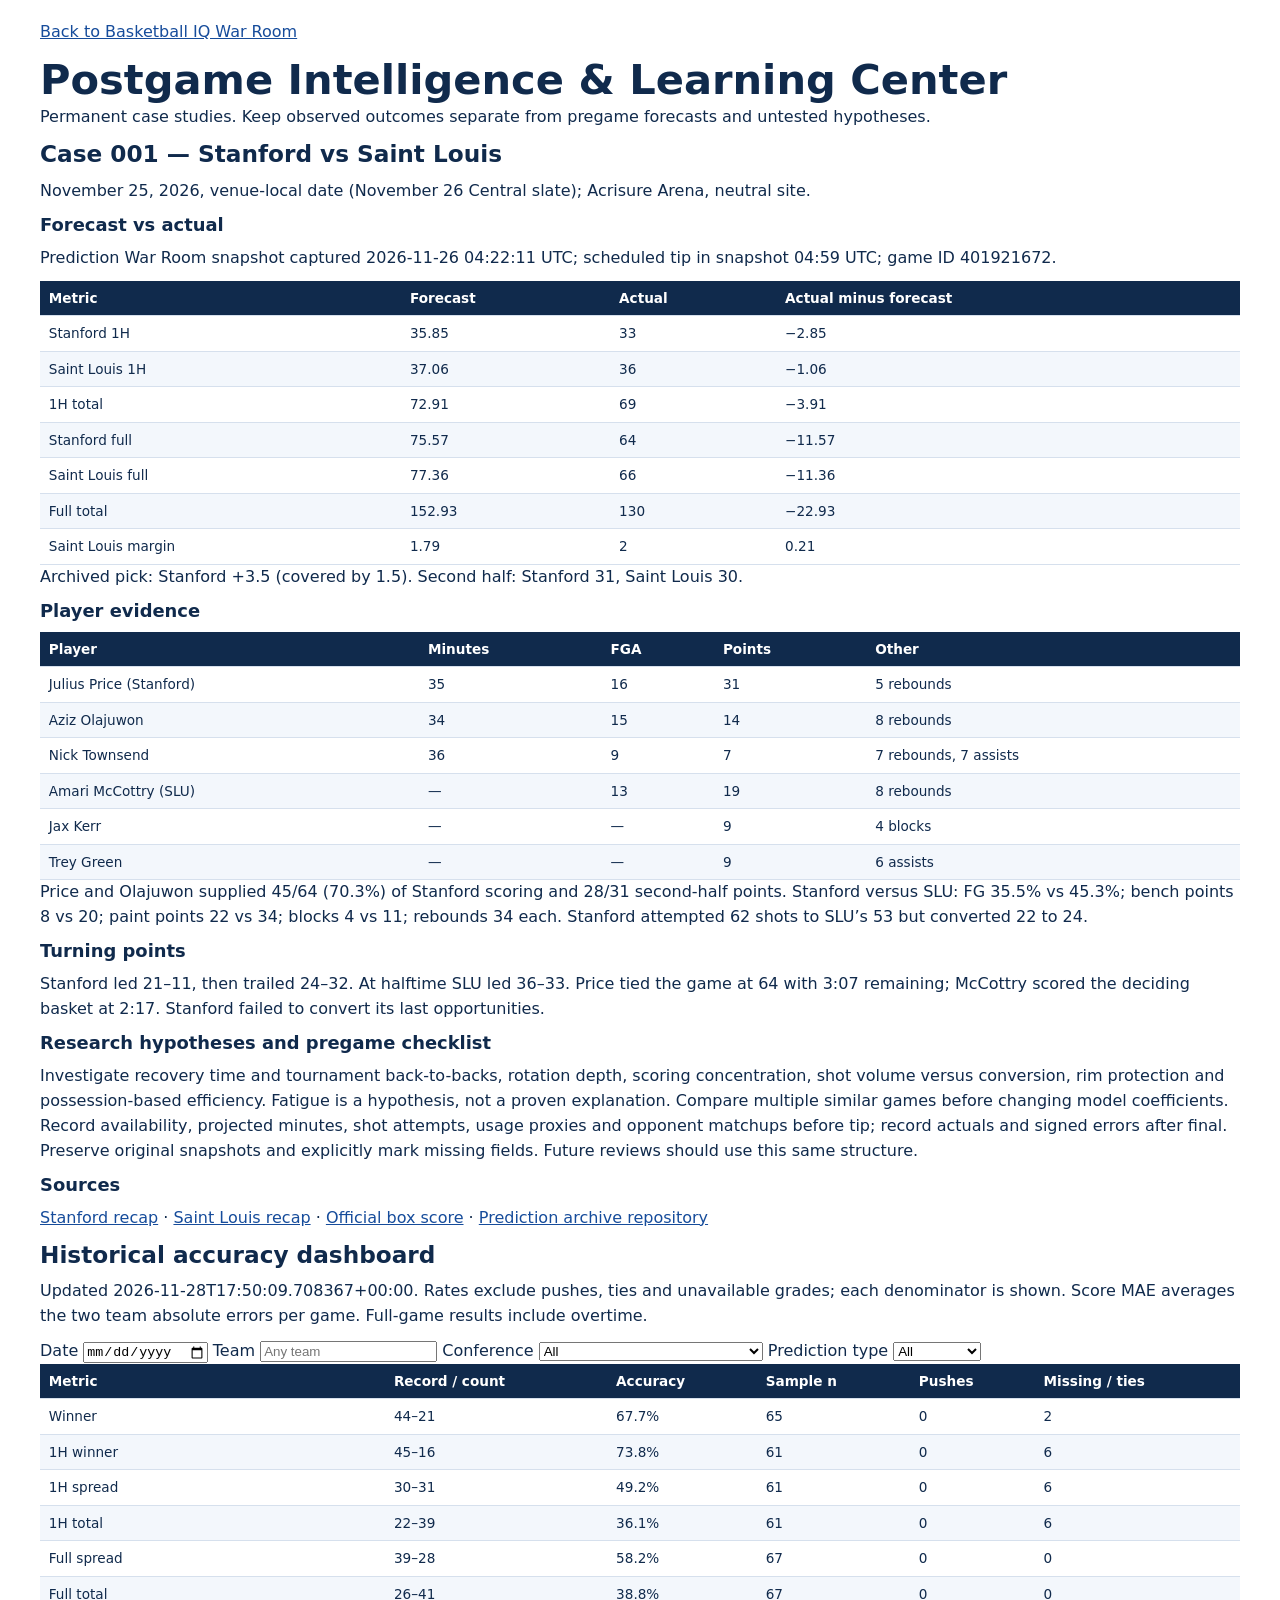
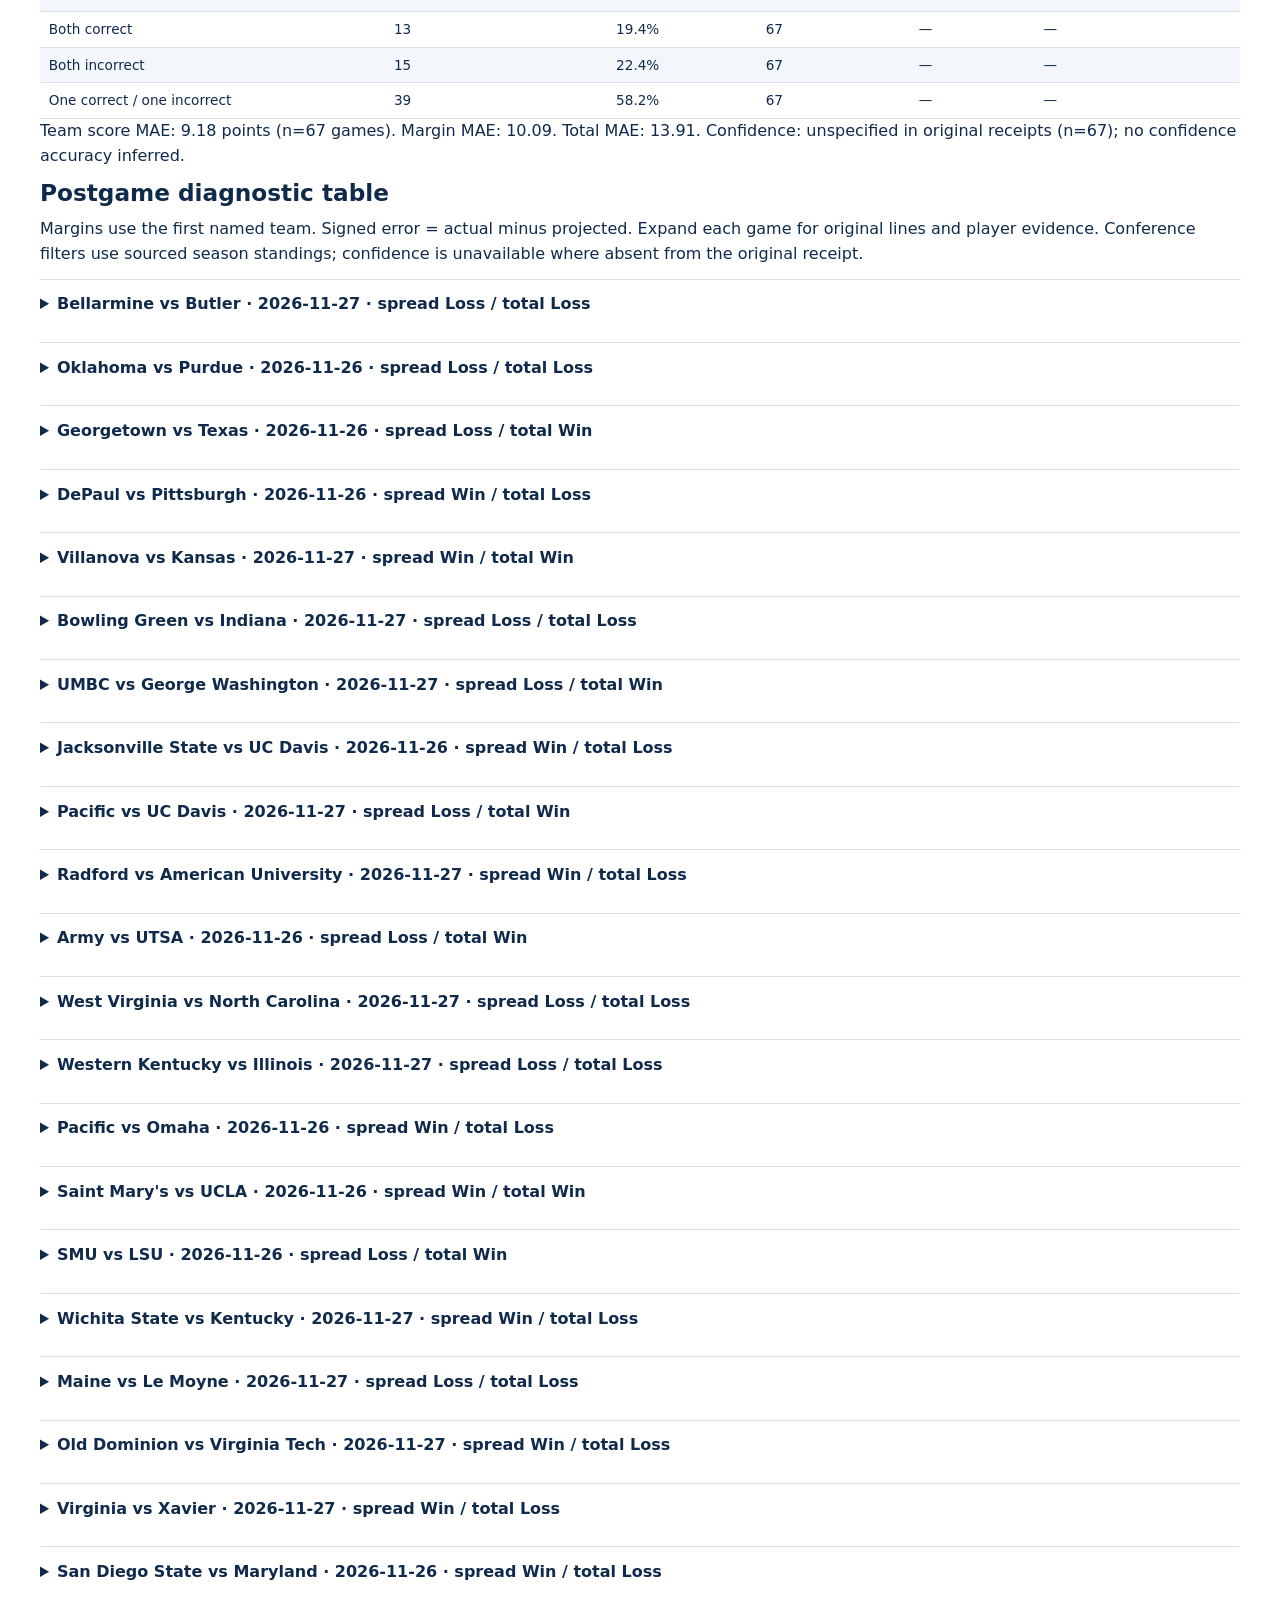
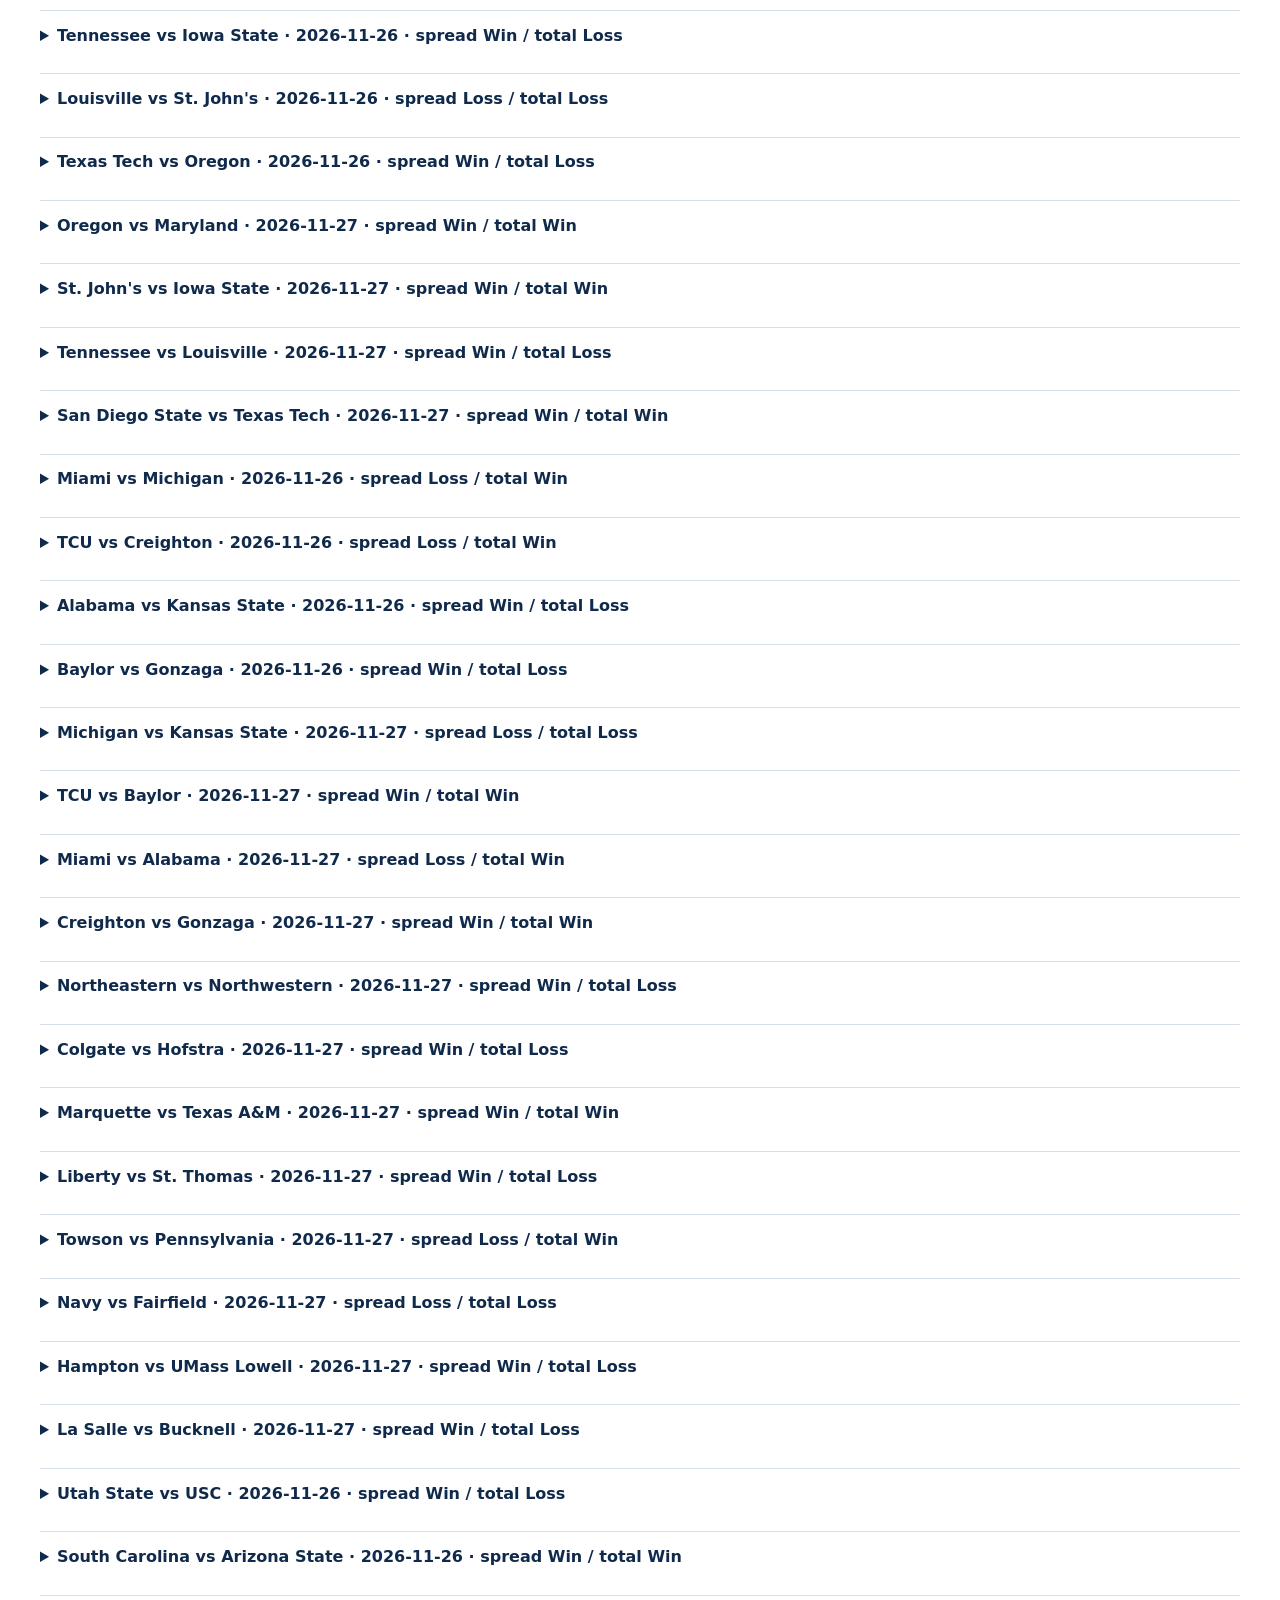
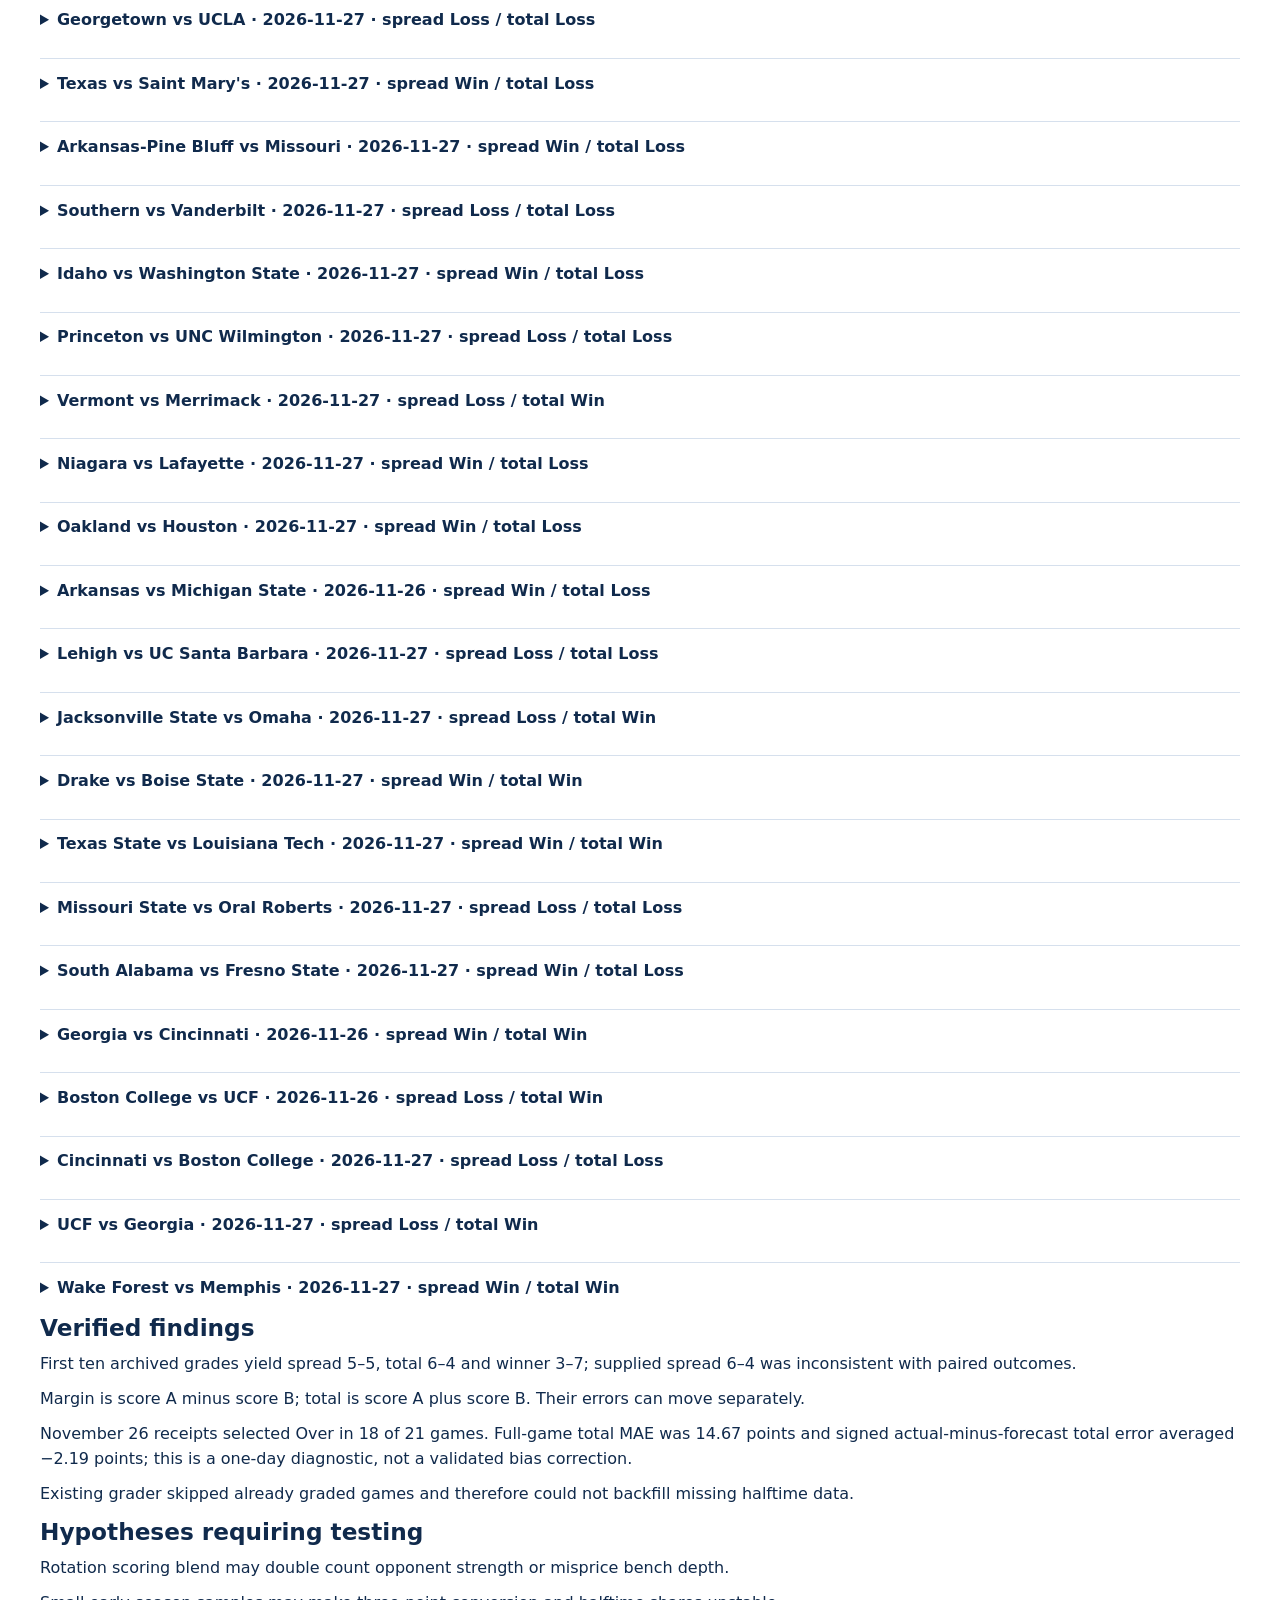
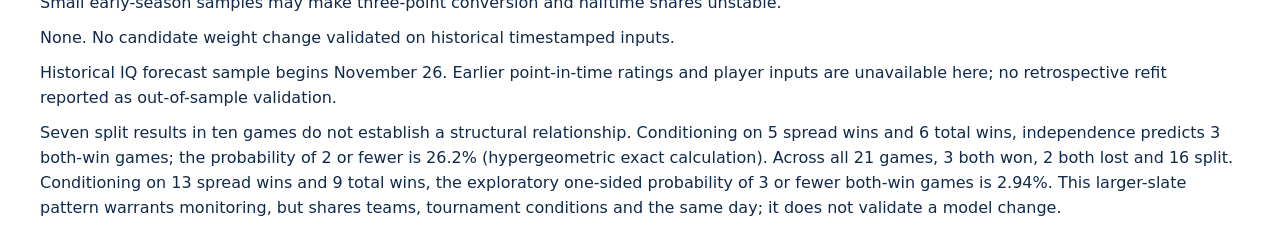
<file: site/postgame.html>
<!doctype html><html lang="en"><meta charset="utf-8"><meta name="viewport" content="width=device-width,initial-scale=1"><title>Postgame Intelligence & Learning Center</title><link rel="stylesheet" href="style.css"><body><main><p><a href="index.html">Back to Basketball IQ War Room</a></p><h1>Postgame Intelligence &amp; Learning Center</h1><p>Permanent case studies. Keep observed outcomes separate from pregame forecasts and untested hypotheses.</p><article><h2>Case 001 — Stanford vs Saint Louis</h2><p>November 25, 2026, venue-local date (November 26 Central slate); Acrisure Arena, neutral site.</p><h3>Forecast vs actual</h3><p>Prediction War Room snapshot captured 2026-11-26 04:22:11 UTC; scheduled tip in snapshot 04:59 UTC; game ID 401921672.</p><table><thead><tr><th>Metric</th><th>Forecast</th><th>Actual</th><th>Actual minus forecast</th></tr></thead><tbody><tr><td>Stanford 1H</td><td>35.85</td><td>33</td><td>−2.85</td></tr><tr><td>Saint Louis 1H</td><td>37.06</td><td>36</td><td>−1.06</td></tr><tr><td>1H total</td><td>72.91</td><td>69</td><td>−3.91</td></tr><tr><td>Stanford full</td><td>75.57</td><td>64</td><td>−11.57</td></tr><tr><td>Saint Louis full</td><td>77.36</td><td>66</td><td>−11.36</td></tr><tr><td>Full total</td><td>152.93</td><td>130</td><td>−22.93</td></tr><tr><td>Saint Louis margin</td><td>1.79</td><td>2</td><td>0.21</td></tr></tbody></table><p>Archived pick: Stanford +3.5 (covered by 1.5). Second half: Stanford 31, Saint Louis 30.</p><h3>Player evidence</h3><table><thead><tr><th>Player</th><th>Minutes</th><th>FGA</th><th>Points</th><th>Other</th></tr></thead><tbody><tr><td>Julius Price (Stanford)</td><td>35</td><td>16</td><td>31</td><td>5 rebounds</td></tr><tr><td>Aziz Olajuwon</td><td>34</td><td>15</td><td>14</td><td>8 rebounds</td></tr><tr><td>Nick Townsend</td><td>36</td><td>9</td><td>7</td><td>7 rebounds, 7 assists</td></tr><tr><td>Amari McCottry (SLU)</td><td>—</td><td>13</td><td>19</td><td>8 rebounds</td></tr><tr><td>Jax Kerr</td><td>—</td><td>—</td><td>9</td><td>4 blocks</td></tr><tr><td>Trey Green</td><td>—</td><td>—</td><td>9</td><td>6 assists</td></tr></tbody></table><p>Price and Olajuwon supplied 45/64 (70.3%) of Stanford scoring and 28/31 second-half points. Stanford versus SLU: FG 35.5% vs 45.3%; bench points 8 vs 20; paint points 22 vs 34; blocks 4 vs 11; rebounds 34 each. Stanford attempted 62 shots to SLU’s 53 but converted 22 to 24.</p><h3>Turning points</h3><p>Stanford led 21–11, then trailed 24–32. At halftime SLU led 36–33. Price tied the game at 64 with 3:07 remaining; McCottry scored the deciding basket at 2:17. Stanford failed to convert its last opportunities.</p><h3>Research hypotheses and pregame checklist</h3><p>Investigate recovery time and tournament back-to-backs, rotation depth, scoring concentration, shot volume versus conversion, rim protection and possession-based efficiency. Fatigue is a hypothesis, not a proven explanation. Compare multiple similar games before changing model coefficients. Record availability, projected minutes, shot attempts, usage proxies and opponent matchups before tip; record actuals and signed errors after final. Preserve original snapshots and explicitly mark missing fields. Future reviews should use this same structure.</p><h3>Sources</h3><p><a href="https://gostanford.com/news/2026/11/26/price-scores-31-but-stanford-falls-late-to-saint-louis">Stanford recap</a> · <a href="https://slubillikens.com/news/2026/11/26/mens-basketball-bills-top-stanford-66-64-in-acrisure-series-finale.aspx">Saint Louis recap</a> · <a href="https://slubillikens.com/boxscore.aspx?id=18853&amp;path=mbball">Official box score</a> · <a href="https://github.com/DrKimberlyrobins/docs-prediction-war-room">Prediction archive repository</a></p></article><section id="diagnostic-dashboard" aria-live="polite">Loading verified diagnostics…</section></main><script src="diagnostics.js" defer></script></body></html>
</file>
<file: site/style.css>
:root{--navy:#102a4c;--blue:#164c9b;--gold:#e9b85b;--green:#18734b;--cloud:#f3f7fc;--border:#d6e0ed;--muted:#425673}
*{box-sizing:border-box}
body{margin:0;background:white;color:var(--navy);font:16px/1.55 system-ui,sans-serif}
h1,h2,h3,p{margin:0 0 .65rem}
h1,h2,h3{line-height:1.2}
h1{font-size:clamp(1.65rem,4vw,2.6rem);margin-bottom:0}
h2{font-size:1.45rem}
h3{font-size:1.12rem}
a{color:var(--blue)}
button,summary{cursor:pointer}
button{font:inherit}
button:focus-visible,summary:focus-visible,a:focus-visible{outline:3px solid var(--gold);outline-offset:3px}
.mast{background:white;border-bottom:4px solid var(--gold)}
.mast-inner,main{width:min(1320px,100%);margin:auto;padding:1.25rem clamp(1rem,4vw,2.5rem)}
.mast-inner{display:flex;align-items:end;justify-content:space-between;gap:1rem}
#league{color:var(--blue);font-weight:700;font-size:.85rem}
#print{white-space:nowrap;background:white;border:1px solid var(--blue);color:var(--blue);padding:.45rem .8rem;border-radius:.4rem}
#asof,.muted,small{color:var(--muted)}
#games{display:grid;grid-auto-flow:column;grid-auto-columns:minmax(195px,15%);overflow:auto;gap:.55rem;padding:.25rem .25rem .8rem}
.game{background:white;border:1px solid var(--border);text-align:left;color:var(--navy);border-radius:.55rem;padding:.55rem .7rem}
.game[aria-current=true]{border-color:var(--blue);background:var(--cloud);box-shadow:inset 3px 0 var(--blue)}
.game span{display:flex;align-items:center;gap:.4rem;font-weight:650;font-size:.9rem}
.game img{width:21px;height:21px;object-fit:contain}
#matchup{margin:1rem 0}
.headline{display:flex;align-items:center;justify-content:space-between;gap:1rem;border-top:4px solid var(--navy);padding:1rem 0 .5rem}
section.panel{border:1px solid var(--border);border-radius:.65rem;margin:.85rem 0;padding:1rem;min-width:0}
.leaders,.score-grid{display:grid;grid-template-columns:repeat(2,minmax(0,1fr));gap:.75rem}
.leaders>div,.score{padding:.85rem;background:var(--cloud);border-radius:.5rem}
.leaders h3{display:flex;align-items:center;gap:.5rem}
.leaders img{height:32px;width:32px;object-fit:contain}
.score strong{display:block;color:var(--green);font-size:1.3rem}
.status{color:#805514}
.scroll{overflow:auto}
table{border-collapse:collapse;width:100%;font-variant-numeric:tabular-nums;font-size:.85rem}
th,td{padding:.42rem .55rem;vertical-align:top;text-align:left;border-bottom:1px solid var(--border)}
thead th{background:var(--navy);color:white;white-space:nowrap}
.players tbody th{min-width:145px}
.players td:last-child{min-width:190px}
tr:nth-child(even){background:var(--cloud)}
p.sources{font-size:.85rem;margin-top:.75rem}
details{padding:.8rem 0;border-top:1px solid var(--border);margin-top:.75rem}
details summary{font-weight:700}
details>div{padding-top:.75rem}
@media(max-width:640px){.mast-inner,.headline{align-items:flex-start}.mast-inner{flex-direction:column}.leaders,.score-grid{grid-template-columns:1fr}.panel{padding:.7rem}}
@media print{
  body{color:#000;font:10px/1.35 system-ui,sans-serif}
  .mast-inner,main{width:100%;padding:.4rem}
  #print,#games,#history,#methods{display:none}
  section.panel{padding:.4rem;border:1px solid #aaa}
  .scroll{overflow:visible}
  table{font-size:8px}
  th,td{padding:.15rem;overflow-wrap:anywhere}
  .players tbody th,.players td:last-child{min-width:0}
  thead th{color:#000;background:white;white-space:normal}
  tr{break-inside:avoid}
  thead{display:table-header-group}
  .headline{border-top:1px solid black}
}
</file>
